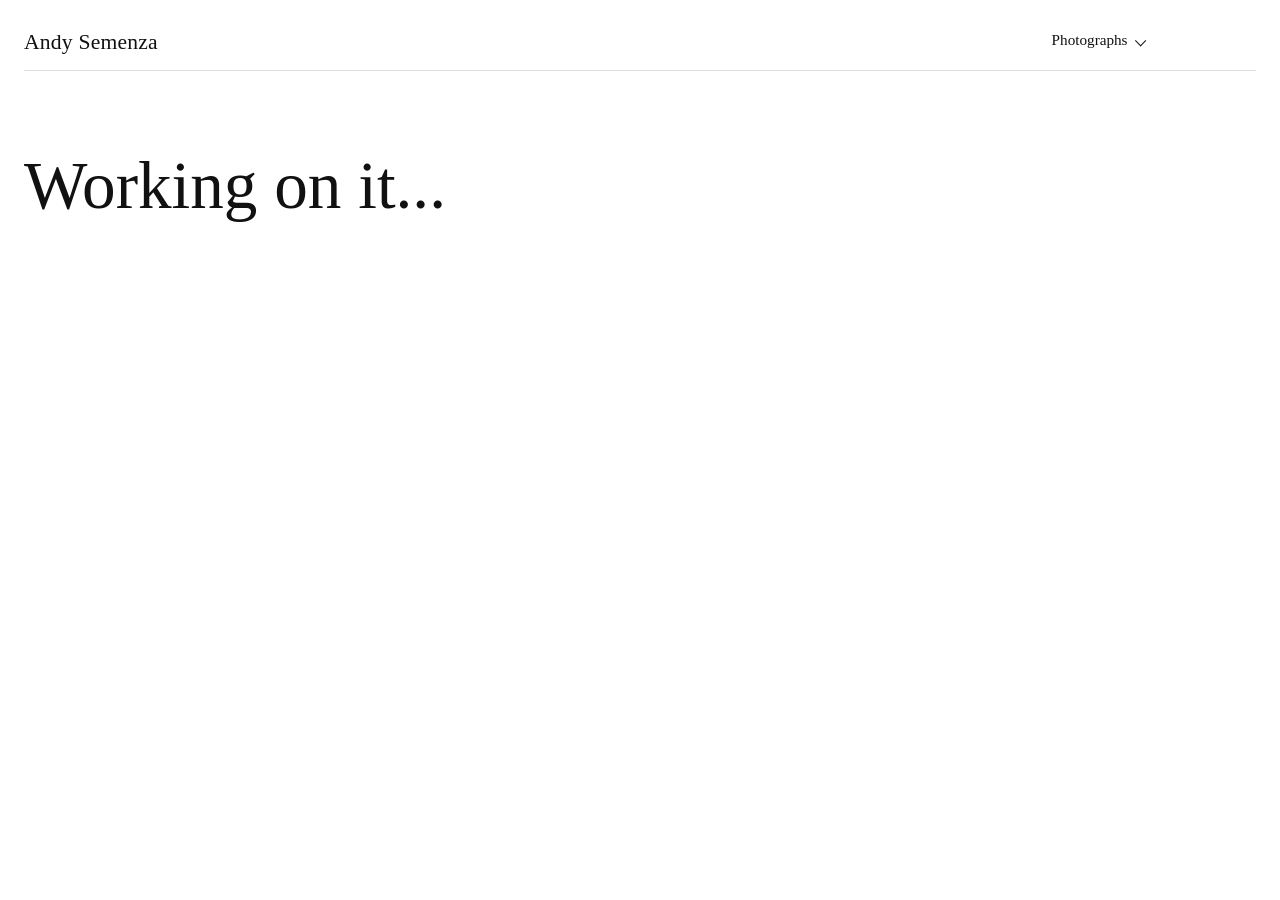
<file: blog/blog.html>
<!DOCTYPE html>
<html lang="en">
<head>
    <meta charset="UTF-8">
    <meta name="viewport" content="width=device-width, initial-scale=1.0">
    <title>Writing - Andy Semenza</title>
    <link rel="stylesheet" href="../css/site.css?v=9">
</head>
<body>
    <div class="site-frame">
        <header class="site-header">
            <a class="site-mark" href="../index.html">Andy Semenza</a>

            <nav class="site-nav" aria-label="Primary">
                <!-- WRITING TAB HIDDEN — to restore, delete this line and the matching "END WRITING TAB" line below
                <div class="menu">
                    <button class="menu-toggle" type="button" aria-expanded="false">
                        <span class="menu-text">Writing</span>
                        <span class="menu-caret" aria-hidden="true"></span>
                    </button>
                    <div class="menu-panel">
                        <a class="menu-item" href="blog.html" aria-current="page">Working on it...</a>
                    </div>
                </div>
                END WRITING TAB -->

                <div class="menu">
                    <button class="menu-toggle" type="button" aria-expanded="false">
                        <span class="menu-text">Photographs</span>
                        <span class="menu-caret" aria-hidden="true"></span>
                    </button>
                    <div class="menu-panel" data-project-menu data-base="../photography/photography.html?project="></div>
                </div>
            </nav>
        </header>

        <main class="writing-main">
            <p>Working on it...</p>
        </main>
    </div>

    <script src="../js/gallery.js?v=8"></script>
</body>
</html>
</file>
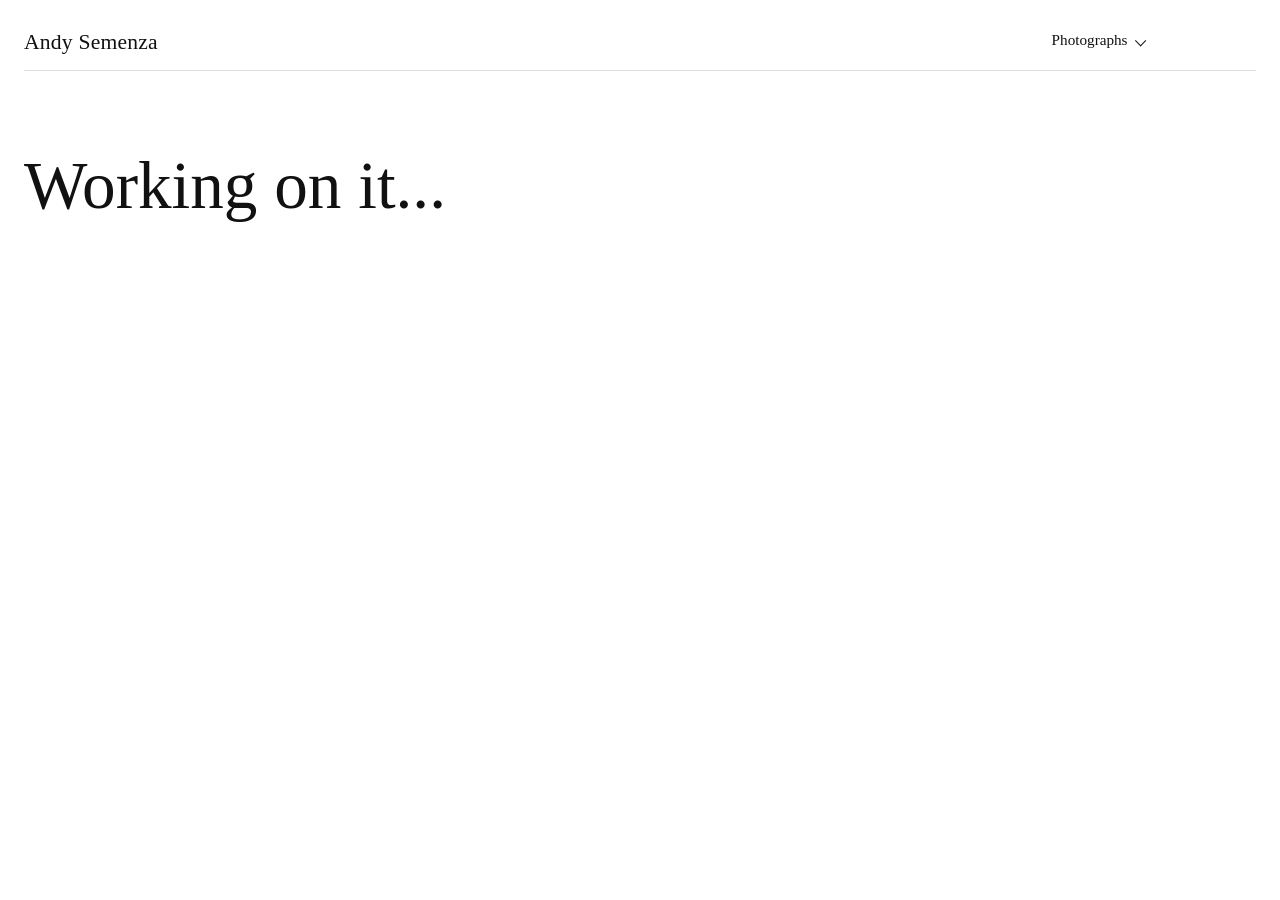
<file: blog/post1.html>
<!DOCTYPE html>
<html lang="en">
<head>
    <meta charset="UTF-8">
    <meta name="viewport" content="width=device-width, initial-scale=1.0">
    <title>Writing - Andy Semenza</title>
    <meta http-equiv="refresh" content="0; url=blog.html">
</head>
<body>
    <script>
        window.location.replace("blog.html");
    </script>
</body>
</html>
</file>
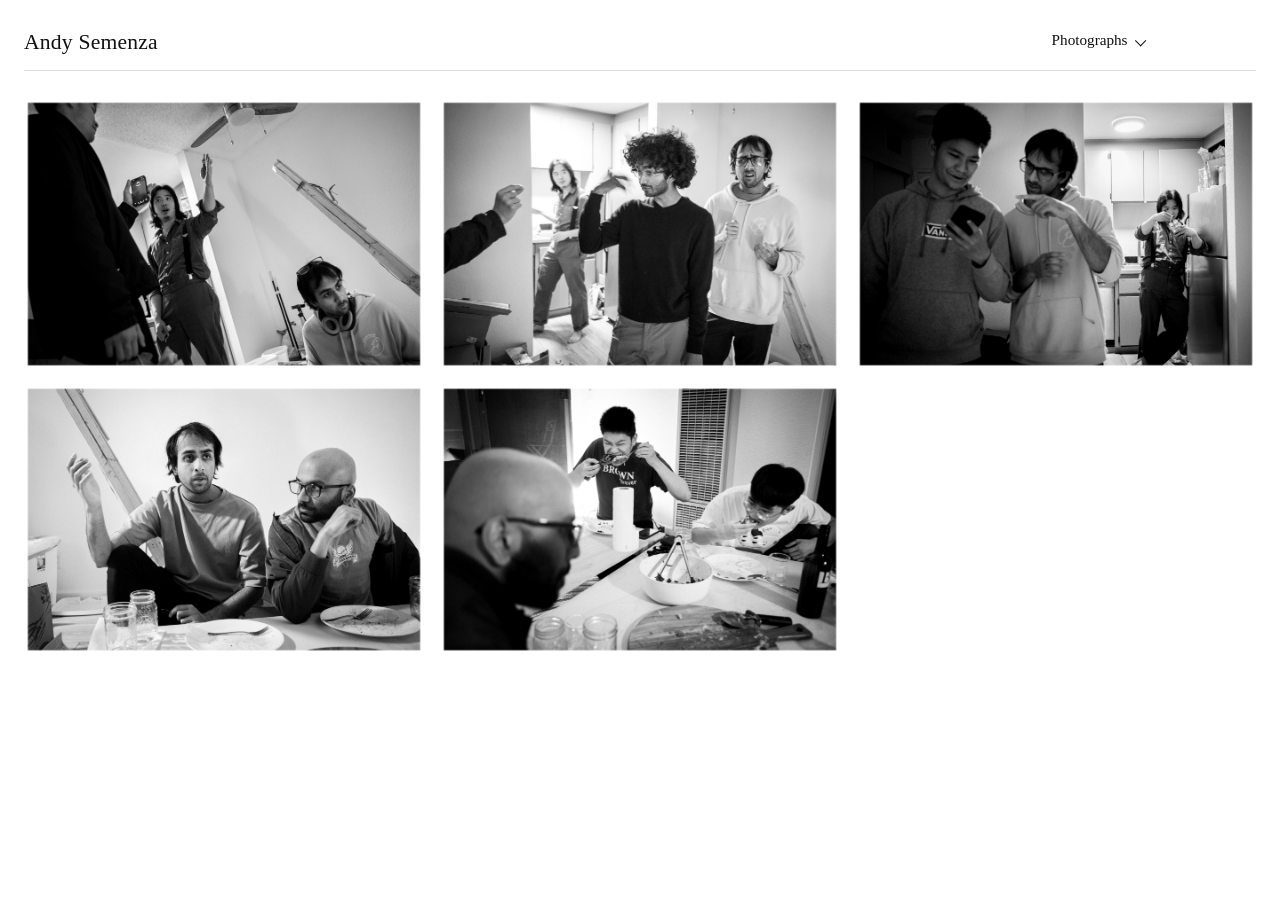
<file: photography/project4.html>
<!DOCTYPE html>
<html lang="en">
<head>
    <meta charset="UTF-8">
    <meta name="viewport" content="width=device-width, initial-scale=1.0">
    <title>Photographs - Andy Semenza</title>
    <meta http-equiv="refresh" content="0; url=photography.html?project=dinner">
</head>
<body>
    <script>
        window.location.replace("photography.html?project=dinner");
    </script>
</body>
</html>
</file>
<file: css/site.css>
:root {
    color-scheme: light;
    --paper: #f4f0e7;
    --paper-deep: #ede8dd;
    --ink: #111111;
    --line: rgba(17, 17, 17, 0.14);
    --panel: rgba(255, 255, 255, 0.72);
    --shadow: 0 20px 45px rgba(17, 17, 17, 0.1);
}

* {
    box-sizing: border-box;
}

html,
body {
    margin: 0;
    min-height: 100%;
}

body {
    background: #ffffff;
    color: var(--ink);
    font-family: "Helvetica Neue", Helvetica, Arial, sans-serif;
}

a {
    color: inherit;
    text-decoration: none;
}

img {
    display: block;
    max-width: 100%;
}

.site-frame {
    width: min(1400px, calc(100% - 3rem));
    margin: 0 auto;
    padding: 2rem 0 3rem;
}

.home-page {
    background: #050505;
    min-height: 100vh;
    overflow: hidden;
}

.home-page::before {
    content: "";
    position: fixed;
    inset: 0 0 auto 0;
    height: 12rem;
    background: linear-gradient(180deg, rgba(0, 0, 0, 0.48), rgba(0, 0, 0, 0));
    pointer-events: none;
    z-index: 0;
}

.home-hero {
    position: fixed;
    inset: 0;
}

.home-hero img {
    width: 100%;
    height: 100%;
    object-fit: cover;
    object-position: center center;
}

.home-overlay {
    position: relative;
    z-index: 1;
    min-height: 100vh;
}

.site-header {
    width: 100%;
    max-width: none;
    margin: 0 auto;
    display: grid;
    grid-template-columns: minmax(0, 1fr) max-content;
    align-items: start;
    column-gap: 3rem;
    padding-bottom: 1rem;
    border-bottom: 1px solid var(--line);
}

.home-header {
    color: #ffffff;
    border-bottom-color: rgba(255, 255, 255, 0.28);
    text-shadow: 0 1px 16px rgba(0, 0, 0, 0.45);
}

.home-email {
    position: fixed;
    right: 1.5rem;
    bottom: 1.25rem;
    z-index: 2;
    font-family: "Iowan Old Style", "Palatino Linotype", "Book Antiqua", Georgia, serif;
    font-size: 0.8rem;
    letter-spacing: 0.02em;
    color: #ffffff;
    text-shadow: 0 1px 16px rgba(0, 0, 0, 0.45);
    opacity: 0.85;
}

.home-email:hover,
.home-email:focus-visible {
    opacity: 1;
    text-decoration: underline;
    text-underline-offset: 0.15em;
    outline: none;
}

.site-mark {
    width: fit-content;
    font-family: "Iowan Old Style", "Palatino Linotype", "Book Antiqua", Georgia, serif;
    font-size: 1.35rem;
    line-height: 1;
    letter-spacing: 0.01em;
}

.site-nav {
    display: flex;
    align-items: baseline;
    gap: 2rem;
    flex-shrink: 0;
    padding-right: 7rem;
    font-family: "Iowan Old Style", "Palatino Linotype", "Book Antiqua", Georgia, serif;
    font-size: 0.95rem;
    line-height: 1;
}

.menu {
    position: relative;
    display: inline-flex;
    align-items: baseline;
}

.menu-toggle {
    appearance: none;
    -webkit-appearance: none;
    display: inline-flex;
    align-items: baseline;
    gap: 0.55rem;
    font: inherit;
    color: inherit;
    cursor: pointer;
    margin: 0;
    padding: 0;
    border: 0;
    border-radius: 0;
    background: transparent;
    box-shadow: none;
    line-height: 1;
    white-space: nowrap;
}

.menu-text {
    display: block;
    line-height: 1;
}

.menu-caret {
    display: block;
    flex: 0 0 auto;
    width: 0.48rem;
    height: 0.48rem;
    margin-top: 0.14rem;
    border-right: 1.5px solid currentColor;
    border-bottom: 1.5px solid currentColor;
    transform: rotate(45deg);
    transform-origin: 60% 60%;
}

.menu.is-open .menu-toggle,
.menu-toggle:hover {
    opacity: 0.78;
}

.menu-toggle:focus-visible {
    outline: none;
}

.menu.is-open .menu-caret {
    margin-top: 0.22rem;
    transform: rotate(225deg);
}

.menu-panel {
    position: absolute;
    top: calc(100% + 0.8rem);
    left: 0;
    white-space: nowrap;
    display: none;
    padding: 0.5rem 0.9rem;
    border: 0;
    border-radius: 0.25rem;
    background: var(--panel);
    -webkit-backdrop-filter: blur(8px) saturate(1.1);
    backdrop-filter: blur(8px) saturate(1.1);
    box-shadow: var(--shadow);
    z-index: 20;
}

.menu.is-open .menu-panel {
    display: grid;
}

.menu-item {
    display: block;
    padding: 0.28rem 0;
    color: var(--ink);
    font-family: "Iowan Old Style", "Palatino Linotype", "Book Antiqua", Georgia, serif;
    font-size: 0.95rem;
    line-height: 1.25;
    white-space: nowrap;
}

.menu-item:hover,
.menu-item:focus-visible,
.menu-item[aria-current="page"] {
    text-decoration: underline;
    text-underline-offset: 0.15em;
    outline: none;
}

.gallery-main {
    padding-top: 1.8rem;
}

.gallery-stack {
    display: grid;
    grid-template-columns: repeat(3, minmax(0, 1fr));
    gap: 1rem;
}

.gallery-stack-single {
    grid-template-columns: minmax(0, 1fr);
    max-width: 48rem;
    margin: 0 auto;
}

.gallery-item {
    margin: 0;
}

.gallery-trigger {
    width: 100%;
    display: flex;
    justify-content: stretch;
    padding: 0;
    border: 0;
    background: transparent;
    cursor: zoom-in;
}

.gallery-trigger:focus-visible {
    outline: none;
}

.gallery-image {
    width: 100%;
    height: auto;
    max-width: none;
    max-height: none;
    transition: transform 180ms ease, box-shadow 180ms ease;
}

.gallery-trigger:hover .gallery-image,
.gallery-trigger:focus-visible .gallery-image {
    transform: translateY(-1px);
    box-shadow: var(--shadow);
}

.lightbox[hidden] {
    display: none;
}

.lightbox {
    position: fixed;
    inset: 0;
    z-index: 100;
    display: grid;
    grid-template-columns: minmax(3.5rem, 6vw) minmax(0, 1fr) minmax(3.5rem, 6vw);
    align-items: center;
    gap: 1rem;
    padding: 1.5rem;
    background: rgba(10, 10, 10, 0.92);
}

.lightbox-stage {
    display: flex;
    justify-content: center;
    align-items: center;
    min-width: 0;
    min-height: 0;
}

.lightbox-image {
    width: auto;
    height: auto;
    max-width: 100%;
    max-height: calc(100vh - 3rem);
}

.lightbox-button,
.lightbox-close {
    width: 3rem;
    height: 3rem;
    border: 0;
    border-radius: 999px;
    background: rgba(255, 255, 255, 0.12);
    color: #ffffff;
    font: inherit;
    font-size: 1.8rem;
    line-height: 1;
    display: grid;
    place-items: center;
    cursor: pointer;
}

.lightbox-button:focus-visible,
.lightbox-close:focus-visible {
    outline: 2px solid rgba(255, 255, 255, 0.5);
    outline-offset: 2px;
}

.lightbox-button[disabled] {
    opacity: 0.25;
    cursor: default;
}

.lightbox-prev {
    justify-self: start;
}

.lightbox-next {
    justify-self: end;
}

.lightbox-close {
    position: absolute;
    top: 1rem;
    right: 1rem;
}

.is-locked,
.is-locked body {
    overflow: hidden;
}

.writing-main {
    min-height: calc(100vh - 10rem);
    display: flex;
    align-items: flex-start;
    padding-top: 5rem;
}

.writing-main p {
    margin: 0;
    font-family: "Iowan Old Style", "Palatino Linotype", "Book Antiqua", Georgia, serif;
    font-size: clamp(2rem, 6vw, 4.2rem);
    line-height: 1.05;
}

@media (max-width: 720px) {
    .site-frame {
        width: min(100% - 1.5rem, 44rem);
        padding-top: 1.25rem;
        padding-bottom: 2rem;
    }

    .site-header {
        width: 100%;
        display: grid;
        grid-template-columns: 1fr;
        row-gap: 1rem;
        align-items: flex-start;
    }

    .site-nav {
        display: flex;
        gap: 1rem;
        flex-wrap: wrap;
        padding-right: 0;
    }

    .menu-panel {
        left: 0;
        right: auto;
    }

    .gallery-image {
        width: 100%;
        max-width: 100%;
        max-height: none;
    }

    .gallery-stack {
        grid-template-columns: repeat(2, minmax(0, 1fr));
    }

    .gallery-stack-single {
        grid-template-columns: minmax(0, 1fr);
    }

    .lightbox {
        grid-template-columns: 1fr;
        gap: 0.75rem;
        padding: 1rem;
    }

    .lightbox-stage {
        order: 1;
    }

    .lightbox-prev,
    .lightbox-next {
        position: fixed;
        bottom: 1rem;
    }

    .lightbox-prev {
        left: 1rem;
    }

    .lightbox-next {
        right: 1rem;
    }

    .writing-main {
        min-height: 40vh;
        padding-top: 3rem;
    }

    .home-image img {
        max-height: none;
    }
}

@media (max-width: 640px) {
    .gallery-stack {
        grid-template-columns: 1fr;
    }
}
</file>
